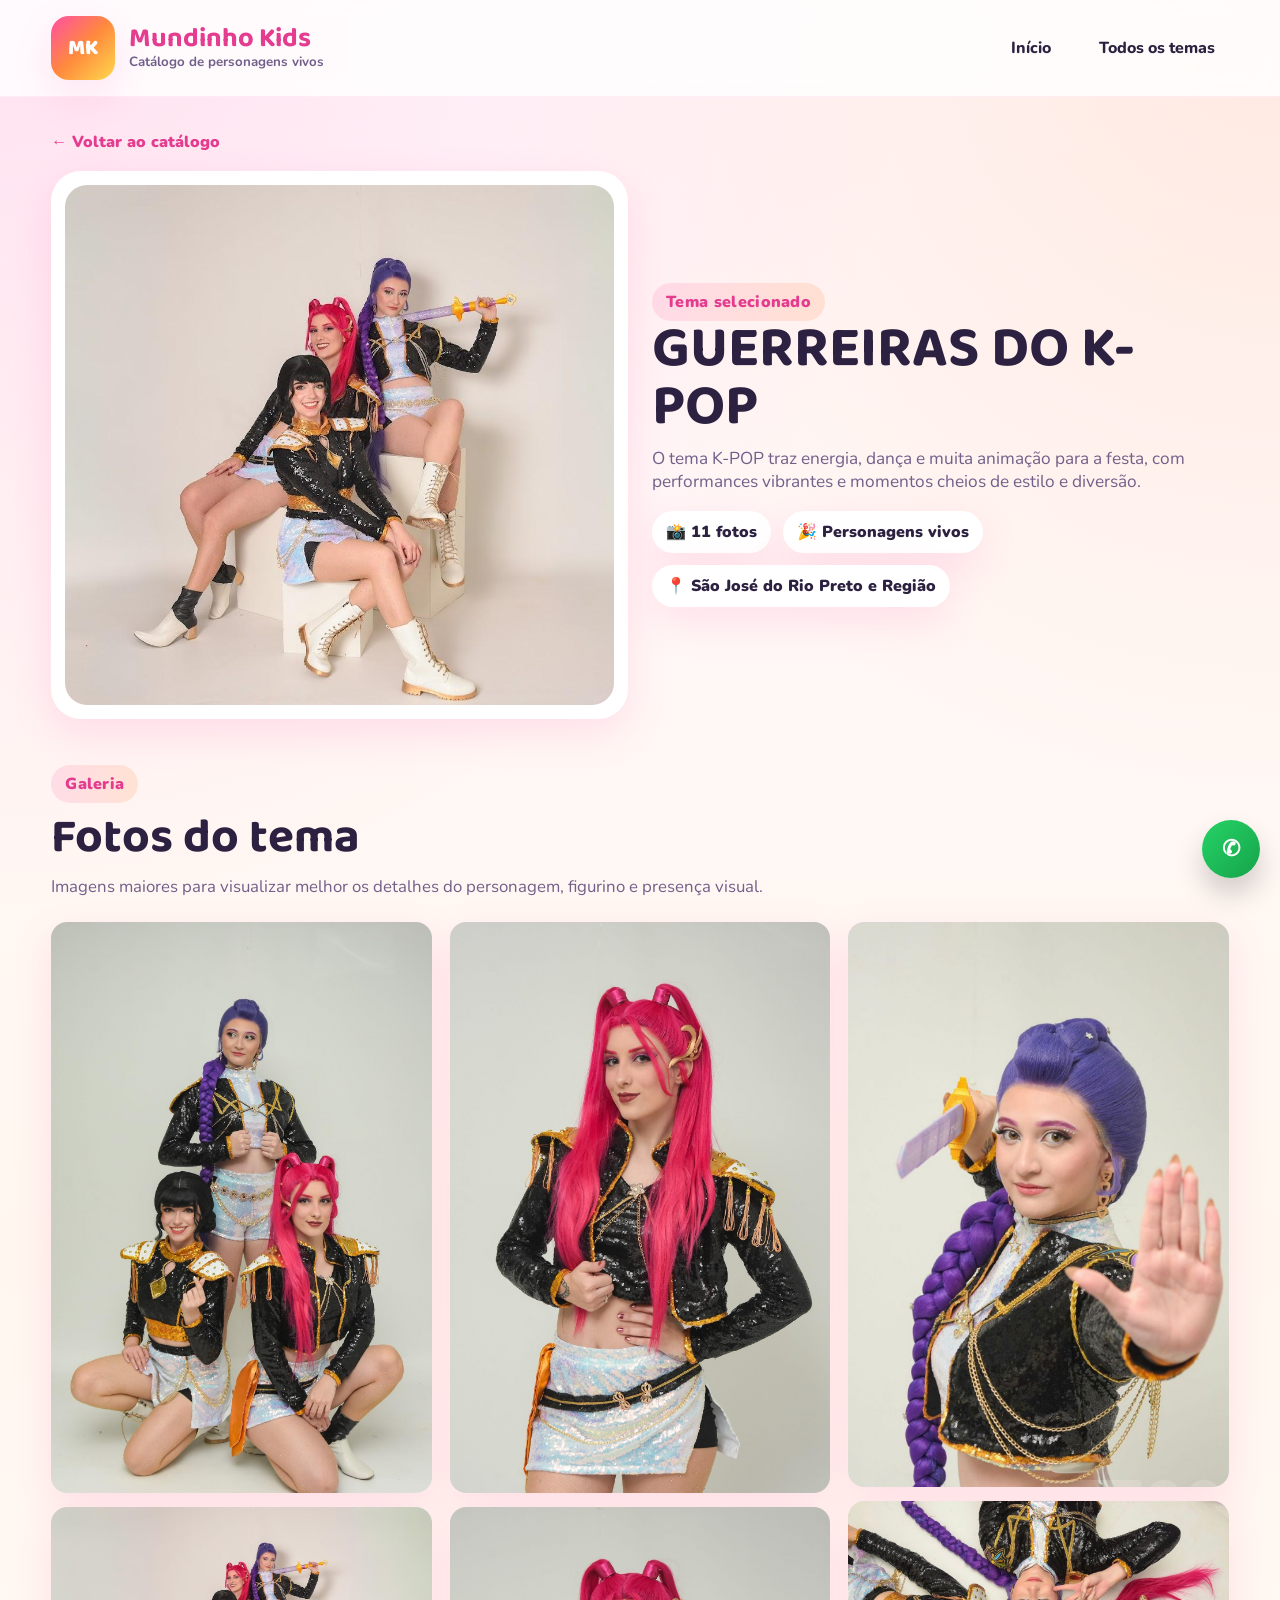
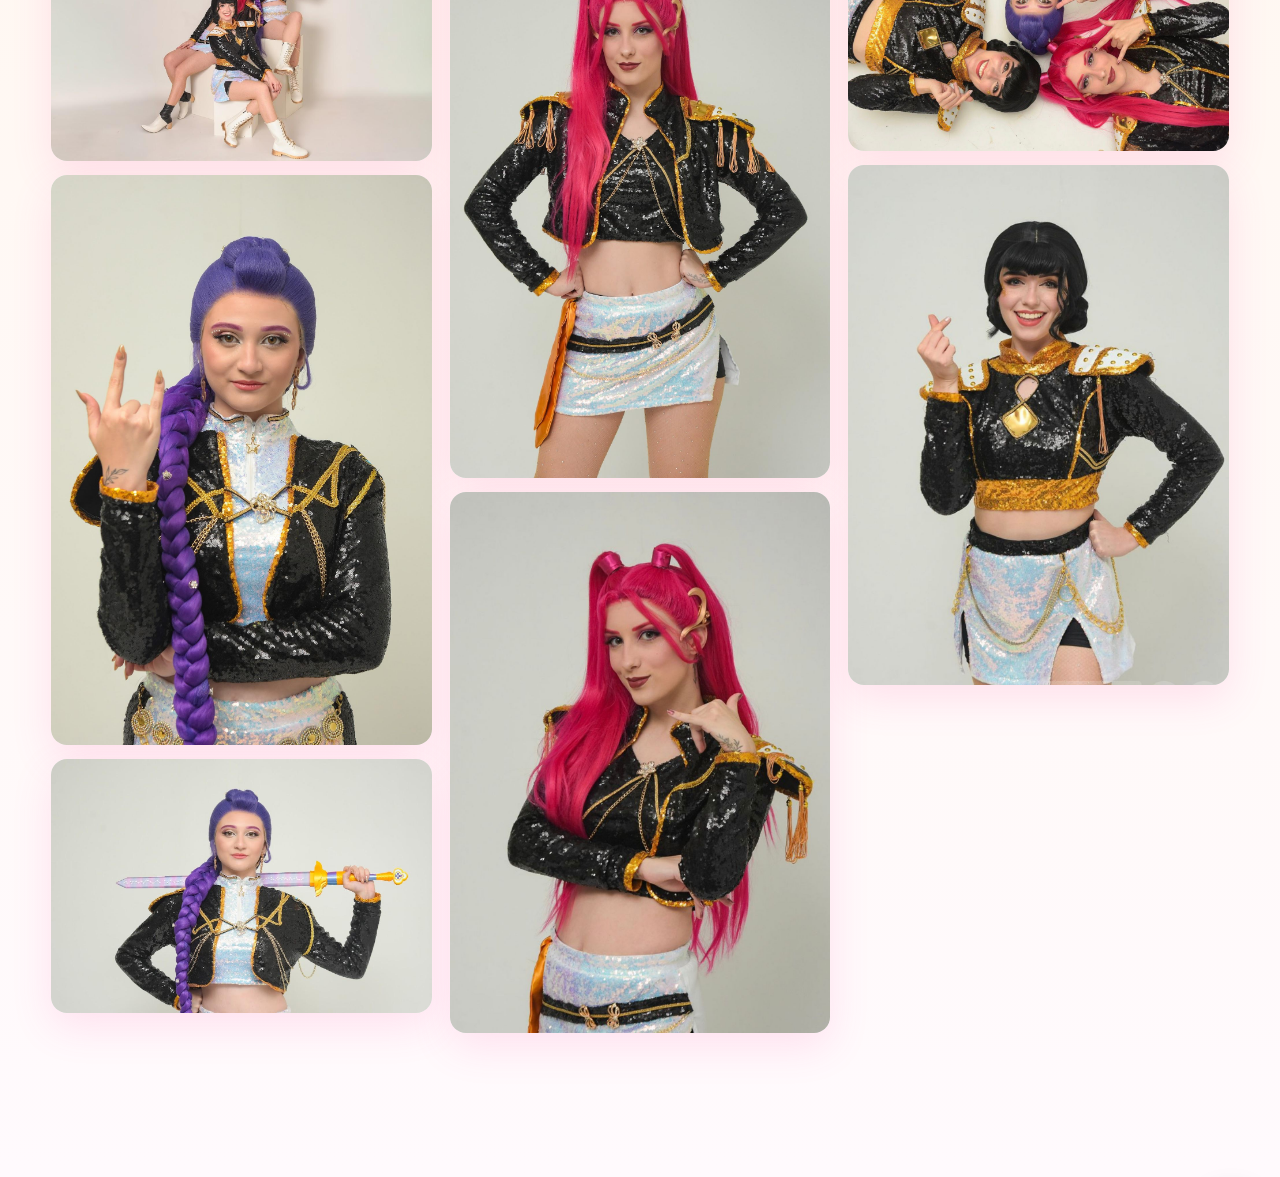
<file: tema.html>
<!DOCTYPE html>
<html lang="pt-BR">
<head>
  <meta charset="UTF-8" />
  <meta name="viewport" content="width=device-width, initial-scale=1.0" />
  <title>Tema | Mundinho Kids</title>
  <meta name="description" content="Galeria de temas da Mundinho Kids." />
  <link rel="preconnect" href="https://fonts.googleapis.com">
  <link rel="preconnect" href="https://fonts.gstatic.com" crossorigin>
  <link href="https://fonts.googleapis.com/css2?family=Baloo+2:wght@400;600;700;800&family=Nunito:wght@400;600;700;800&display=swap" rel="stylesheet">
  <link rel="stylesheet" href="style.css" />
</head>
<body>
  <header class="site-header inner">
    <div class="container nav">
      <a href="index.html" class="brand">
        <div class="brand-logo-fake">MK</div>
        <div>
          <strong>Mundinho Kids</strong>
          <small>Catálogo de personagens vivos</small>
        </div>
      </a>
      <nav class="menu">
        <a href="index.html">Início</a>
        <a href="index.html#catalogo">Todos os temas</a>
      </nav>
    </div>
  </header>

  <main class="section theme-page">
    <div class="container">
      <a href="index.html#catalogo" class="back-link">← Voltar ao catálogo</a>

      <section class="theme-hero" id="themeHero">
        <div class="theme-hero-image-wrap">
          <img id="themeCover" src="" alt="" class="theme-hero-image">
        </div>
        <div class="theme-hero-text">
          <span class="eyebrow">Tema selecionado</span>
          <h1 id="themeTitle">Tema</h1>
          <p id="themeDescription"></p>
          <div class="theme-meta" id="themeMeta"></div>
        </div>
      </section>

      <section class="section compact">
        <div class="section-heading left">
          <span class="eyebrow">Galeria</span>
          <h2>Fotos do tema</h2>
          <p>Imagens maiores para visualizar melhor os detalhes do personagem, figurino e presença visual.</p>
        </div>
        <div class="theme-gallery" id="themeGallery"></div>
      </section>
    </div>
  </main>

  <a href="#" class="floating-btn whatsapp" aria-label="WhatsApp" title="Adicionar link do WhatsApp depois">
    <span>✆</span>
  </a>

  <a href="#" class="floating-btn instagram" aria-label="Instagram" title="Adicionar link do Instagram depois">
    <span>⌁</span>
  </a>

  <script src="script.js"></script>
</body>
</html>
</file>
<file: style.css>
:root{
  --pink:#ff4fa3;
  --pink-dark:#e43c8f;
  --orange:#ff8a3d;
  --orange-dark:#ff6b1a;
  --yellow:#ffd84c;
  --purple:#8a5cff;
  --blue:#45b8ff;
  --green:#4ad97b;
  --text:#2c2141;
  --muted:#725f8a;
  --white:#ffffff;
  --bg:#fff8fc;
  --shadow:0 14px 40px rgba(255, 79, 163, 0.14);
}
*{box-sizing:border-box;margin:0;padding:0}
html{scroll-behavior:smooth}
body{
  font-family:"Nunito", Arial, sans-serif;
  color:var(--text);
  background:
    radial-gradient(circle at top left, rgba(255,79,163,.13), transparent 30%),
    radial-gradient(circle at top right, rgba(255,138,61,.14), transparent 26%),
    linear-gradient(180deg, #fff8fc 0%, #fff7ef 45%, #fffafd 100%);
  min-height:100vh;
}
img{max-width:100%;display:block}
a{text-decoration:none;color:inherit}
.container{width:min(1200px, 92%);margin:0 auto}
.bg-bubbles{position:fixed;inset:0;pointer-events:none;overflow:hidden;z-index:-1}
.bg-bubbles span{position:absolute;border-radius:50%;filter:blur(2px);opacity:.18;animation:float 10s infinite ease-in-out}
.bg-bubbles span:nth-child(1){width:80px;height:80px;background:var(--pink);top:8%;left:6%}
.bg-bubbles span:nth-child(2){width:110px;height:110px;background:var(--orange);top:20%;right:8%;animation-delay:-1s}
.bg-bubbles span:nth-child(3){width:60px;height:60px;background:var(--yellow);top:55%;left:8%;animation-delay:-2s}
.bg-bubbles span:nth-child(4){width:100px;height:100px;background:var(--purple);bottom:16%;right:10%;animation-delay:-4s}
.bg-bubbles span:nth-child(5){width:72px;height:72px;background:var(--blue);bottom:8%;left:28%;animation-delay:-3s}
.bg-bubbles span:nth-child(6){width:90px;height:90px;background:var(--green);top:45%;right:25%;animation-delay:-5s}
@keyframes float{0%,100%{transform:translateY(0)}50%{transform:translateY(-18px)}}
.site-header{position:sticky;top:0;z-index:50;backdrop-filter:blur(10px);background:rgba(255,255,255,.82);border-bottom:1px solid rgba(255,79,163,.09)}
.site-header.inner{position:relative}
.nav{display:flex;align-items:center;justify-content:space-between;gap:20px;padding:16px 0}
.brand{display:flex;align-items:center;gap:14px}
.brand-logo-fake{
  width:64px;height:64px;border-radius:18px;display:grid;place-items:center;
  background:linear-gradient(135deg,var(--pink),var(--orange),var(--yellow));
  color:#fff;font-weight:900;font-size:1.35rem;box-shadow:var(--shadow);font-family:"Baloo 2", cursive
}
.brand strong{display:block;font-family:"Baloo 2", cursive;font-size:1.7rem;line-height:1;color:var(--pink-dark)}
.brand small{display:block;color:var(--muted);font-weight:700}
.menu{display:flex;align-items:center;gap:20px;flex-wrap:wrap}
.menu a{font-weight:800;color:var(--text);padding:10px 14px;border-radius:999px;transition:.2s ease}
.menu a:hover{background:rgba(255,79,163,.1);color:var(--pink-dark)}
.hero{padding:56px 0 34px}
.hero-grid{display:grid;grid-template-columns:1.1fr .9fr;align-items:center;gap:34px}
.tag,.eyebrow{display:inline-block;padding:8px 14px;border-radius:999px;background:linear-gradient(90deg, rgba(255,79,163,.14), rgba(255,138,61,.17));color:var(--pink-dark);font-weight:900;letter-spacing:.02em}
.hero h1{font-family:"Baloo 2", cursive;font-size:clamp(2.4rem, 6vw, 4.4rem);line-height:.98;margin:16px 0 16px}
.hero h1 span{color:var(--orange-dark);text-shadow:3px 3px 0 rgba(255,216,76,.55)}
.hero p{font-size:1.12rem;color:var(--muted);max-width:660px}
.hero-actions{display:flex;gap:14px;flex-wrap:wrap;margin-top:26px}
.btn{display:inline-flex;align-items:center;justify-content:center;padding:14px 22px;border-radius:999px;font-weight:900;transition:.25s ease}
.btn:hover{transform:translateY(-2px)}
.btn-primary{background:linear-gradient(135deg, var(--pink) 0%, var(--orange) 100%);color:#fff;box-shadow:0 12px 28px rgba(255,79,163,.28)}
.btn-secondary{background:#fff;color:var(--text);border:2px solid rgba(255,79,163,.16)}
.hero-card{background:linear-gradient(180deg, rgba(255,255,255,.95), rgba(255,247,251,.95));border:1px solid rgba(255,79,163,.12);border-radius:34px;padding:20px;box-shadow:var(--shadow)}
.hero-card-badge{display:inline-flex;padding:10px 14px;border-radius:999px;background:rgba(255,216,76,.24);font-weight:900;color:#8b5a00;margin-bottom:14px}
.hero-mini-grid{display:grid;grid-template-columns:repeat(2,1fr);gap:12px}
.hero-mini-item{position:relative;border-radius:24px;overflow:hidden;min-height:150px;box-shadow:0 8px 20px rgba(0,0,0,.08)}
.hero-mini-item img{width:100%;height:100%;object-fit:cover}
.hero-mini-item span{position:absolute;left:10px;right:10px;bottom:10px;background:rgba(44,33,65,.72);backdrop-filter:blur(6px);color:#fff;padding:8px 10px;border-radius:14px;font-weight:800;font-size:.95rem;text-align:center}
.info-strip{padding:8px 0 20px}
.info-strip-grid{display:grid;grid-template-columns:repeat(4,1fr);gap:12px}
.pill{padding:14px 16px;border-radius:18px;background:#fff;box-shadow:var(--shadow);text-align:center;font-weight:900;color:var(--text)}
.section{padding:72px 0}
.section.compact{padding-top:30px}
.section-highlight{background:linear-gradient(180deg, rgba(255,79,163,.06), rgba(255,138,61,.05))}
.section-heading{text-align:center;max-width:820px;margin:0 auto 30px}
.section-heading.left{text-align:left;margin:0 0 24px}
.section-heading h2{font-family:"Baloo 2", cursive;font-size:clamp(2rem, 4vw, 3rem);line-height:1.05;margin:10px 0 12px}
.section-heading p{color:var(--muted);font-size:1.05rem}
.about{display:grid;grid-template-columns:1fr 1fr;gap:24px;align-items:start}
.about-boxes{display:grid;grid-template-columns:1fr;gap:16px}
.about-box{background:#fff;border-radius:24px;padding:24px;box-shadow:var(--shadow);border:1px solid rgba(255,79,163,.1)}
.about-box h3{font-family:"Baloo 2", cursive;font-size:1.55rem;color:var(--pink-dark);margin-bottom:8px}
.about-box p{color:var(--muted)}
.highlight-grid{display:grid;grid-template-columns:repeat(4,1fr);gap:18px}
.highlight-card,.feed-card{position:relative;display:block;overflow:hidden;border-radius:26px;background:#fff;box-shadow:var(--shadow);transition:.28s ease;transform:translateY(0)}
.highlight-card:hover,.feed-card:hover{transform:translateY(-6px) scale(1.01)}
.highlight-card img,.feed-card img{width:100%;height:280px;object-fit:cover}
.highlight-card::after,.feed-card::after{content:"";position:absolute;inset:0;background:linear-gradient(to top, rgba(31,16,46,.85), rgba(31,16,46,.2) 45%, transparent 70%)}
.card-label{position:absolute;left:14px;right:14px;bottom:14px;z-index:1}
.card-label strong{display:block;color:#fff;font-size:1.15rem;line-height:1.1;font-family:"Baloo 2", cursive}
.card-label span{color:#ffe9f6;font-weight:800;font-size:.92rem}
.card-badge{position:absolute;top:14px;left:14px;z-index:1;background:linear-gradient(135deg, var(--pink), var(--orange));color:#fff;padding:8px 10px;border-radius:999px;font-weight:900;font-size:.82rem;box-shadow:0 10px 18px rgba(255,79,163,.28)}
.catalog-toolbar{display:flex;align-items:center;justify-content:space-between;gap:14px;margin-bottom:22px;flex-wrap:wrap}
.catalog-toolbar input{width:min(380px, 100%);padding:16px 18px;border-radius:16px;border:none;outline:none;background:#fff;box-shadow:var(--shadow);font-weight:800;color:var(--text)}
.catalog-toolbar span{font-weight:900;color:var(--muted)}
.feed-grid{display:grid;grid-template-columns:repeat(4,1fr);gap:18px}
.feed-card img{height:300px}
.site-footer{padding:28px 0 80px;background:rgba(255,255,255,.7);border-top:1px solid rgba(255,79,163,.1)}
.footer-content{display:flex;align-items:flex-start;justify-content:space-between;gap:20px;flex-wrap:wrap}
.footer-content strong{font-family:"Baloo 2", cursive;font-size:1.7rem;color:var(--pink-dark)}
.footer-content p{color:var(--muted);font-weight:700}
.floating-btn{position:fixed;right:20px;width:58px;height:58px;border-radius:50%;display:flex;align-items:center;justify-content:center;color:#fff;box-shadow:0 16px 28px rgba(0,0,0,.18);font-size:1.35rem;font-weight:900;z-index:80;transition:.25s ease}
.floating-btn:hover{transform:translateY(-4px) scale(1.04)}
.floating-btn.whatsapp{bottom:22px;background:linear-gradient(135deg, #25d366, #16a34a)}
.back-link{display:inline-flex;align-items:center;gap:8px;font-weight:900;color:var(--pink-dark);margin-bottom:18px}
.theme-page{padding-top:34px}
.theme-hero{display:grid;grid-template-columns:1fr 1fr;gap:24px;align-items:center;margin-bottom:16px}
.theme-hero-image-wrap{background:#fff;border-radius:30px;padding:14px;box-shadow:var(--shadow)}
.theme-hero-image{width:100%;height:520px;object-fit:cover;border-radius:22px}
.theme-hero-text h1{font-family:"Baloo 2", cursive;font-size:clamp(2rem, 5vw, 3.6rem);line-height:1}
.theme-hero-text p{color:var(--muted);font-size:1.08rem;margin-top:10px}
.theme-meta{display:flex;gap:12px;flex-wrap:wrap;margin-top:18px}
.theme-meta .meta-pill{background:#fff;border-radius:999px;padding:10px 14px;font-weight:900;box-shadow:var(--shadow)}
.theme-gallery{column-count: 3;column-gap: 14px;grid-template-columns:repeat(3,1fr);gap:18px;margin-top:8px}
.theme-gallery img{width:100%;height:auto;object-fit:contain;margin-bottom: 14px;border-radius: 16px;display: block;border-radius:16px;box-shadow:var(--shadow);background:#fff}
.empty-state{grid-column:1/-1;text-align:center;background:#fff;border-radius:24px;padding:34px;box-shadow:var(--shadow);font-weight:900;color:var(--muted)}
@media (max-width: 1100px){.hero-grid,.about,.theme-hero{grid-template-columns:1fr}.highlight-grid,.feed-grid{grid-template-columns:repeat(3,1fr)}}
@media (max-width: 780px){.menu{display:none}.info-strip-grid,.highlight-grid,.feed-grid,.theme-gallery{grid-template-columns:repeat(2,1fr)}.hero{padding-top:34px}.section{padding:56px 0}.hero-mini-item{min-height:120px}.hero-mini-item img,.highlight-card img,.feed-card img{height:220px}.theme-hero-image{height:360px}}
@media (max-width: 520px){.pill,.catalog-toolbar input,.about-box{border-radius:18px}.info-strip-grid,.highlight-grid,.feed-grid,.theme-gallery{grid-template-columns:1fr}.brand strong{font-size:1.45rem}.brand-logo-fake{width:52px;height:52px}.hero h1{font-size:2.3rem}.theme-hero-image{height:280px}}
.historia-card {
  display: block;
  align-items: flex-start;
  gap: 18px;
  width: 100%;
  max-width: 100%;
  background: #fff;
  border-radius: 24px;
  padding: 10px;
  box-shadow: 0 4px 12px rgba(0, 0, 0, 0.12);
}

.historia-foto {
  float: left;
  width: 230px;
  height: auto;
  margin-right: 16px;
  margin-bottom: 10px;
  border-radius: 20px;
}

.historia-texto {
  max-width: none;
  color: #ff5aa5;
  font-weight: 700;
  line-height: 1.25;
  font-size: 1rem;
  padding: 6px 8px 6px 0;
}

.historia-texto p + p {
  margin-top: 14px;
}

@media (max-width: 768px) {
  .historia-card {
    flex-direction: column;
    width: 100%;
  }

  .historia-foto {
    width: 100%;
    max-width: 260px;
    height: auto;
    aspect-ratio: 3 / 4;
  }

  .historia-texto {
    max-width: 100%;
    padding-right: 0;
  }

  .historia-card::after {
  content: "";
  display: block;
  clear: both;
}
}
@media (max-width: 900px) {
  .gallery {
    column-count: 2;
  }
}

@media (max-width: 500px) {
  .gallery {
    column-count: 1;
  }
}
</file>
